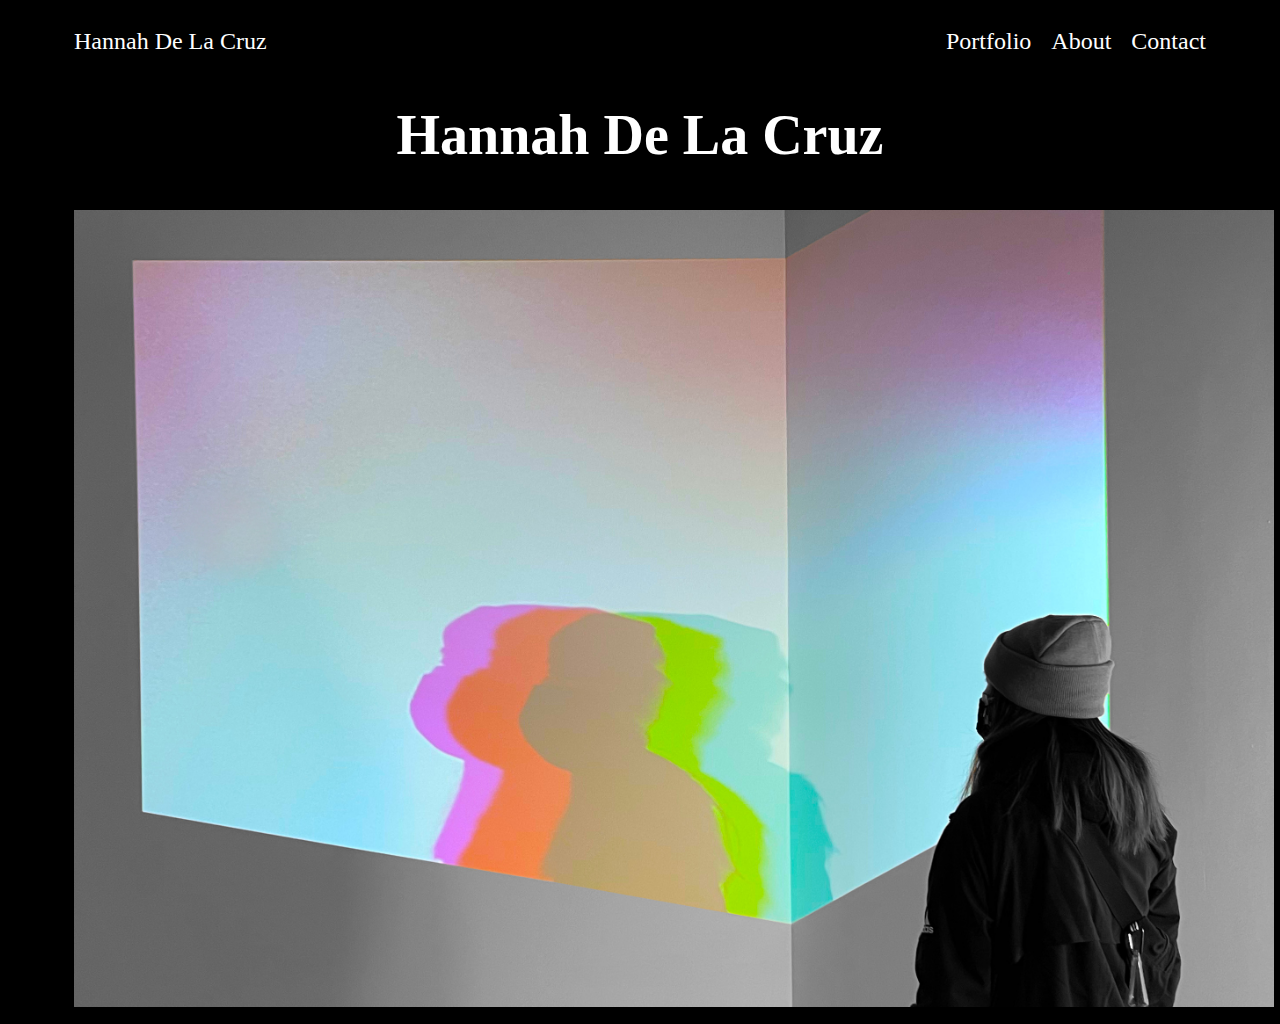
<file: index.html>
<!DOCTYPE html>
<html lang="en">
<head>
    <meta charset="UTF-8">
    <meta http-equiv="X-UA-Compatible" content="IE=edge">
    <meta name="viewport" content="width=device-width, initial-scale=1.0">
    <title>Hannah  De La Cruz's Portfolio</title>
    <link rel="stylesheet" href="styles/simple-grid.css">
    <link rel="stylesheet" href="styles/main.css">
</head>
<body>



    <div class="container">
        <div class="row nav_bar">
            <div class="leftnav">
                <a href="index.html">Hannah De La Cruz</a>
            </div>

            <div class="rightnav">
                <a href="mailto:handelacruz@gmail.com">Contact</a>
            </div>

            <div class="rightnav">
                <a href="aboutme.html">About</a>
            </div>

            <div class="rightnav">
                <a href="portfolio.html">Portfolio</a>
            </div>
    </div>



        <div class="row">
            <div class="col-12">
                <center>
                <h1 id="title_name">Hannah De La Cruz</h1>
                </center>
            </div>
        </div>

<div>
  <center>
    <img src="assets/images/homepage.jpg" class="padding" width="1200" alt="me">
  </center>
</div>



</body>
</html>
</file>
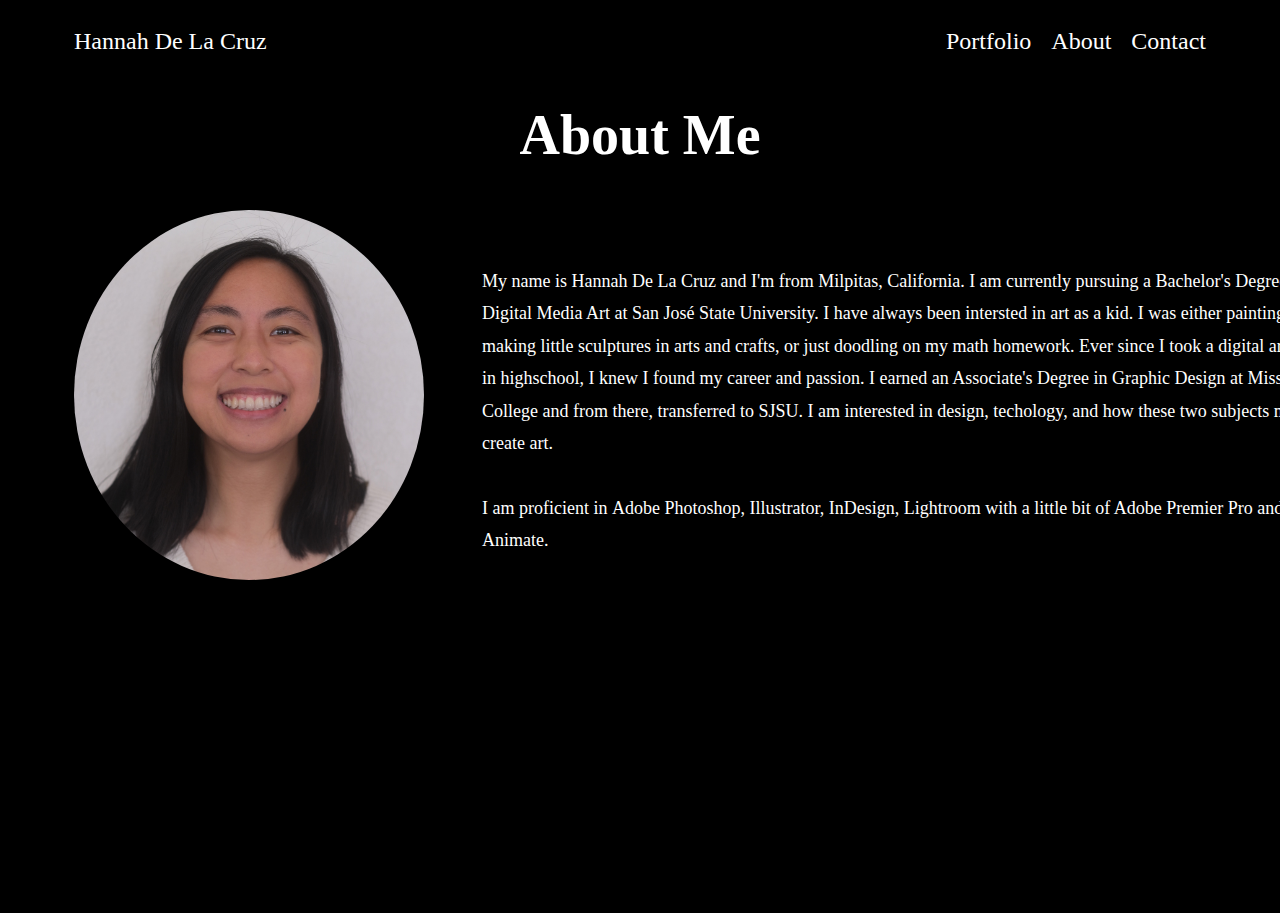
<file: aboutme.html>
<!DOCTYPE html>
<html lang="en">
<head>
    <meta charset="UTF-8">
    <meta http-equiv="X-UA-Compatible" content="IE=edge">
    <meta name="viewport" content="width=device-width, initial-scale=1.0">
    <title>Hannah  De La Cruz</title>
    <link rel="stylesheet" href="styles/simple-grid.css">
    <link rel="stylesheet" href="styles/main.css">
</head>
<body>



  <div class="container">
      <div class="row nav_bar">
          <div class="leftnav">
              <a href="index.html">Hannah De La Cruz</a>
          </div>

          <div class="rightnav">
              <a href="mailto:handelacruz@gmail.com">Contact</a>
          </div>

          <div class="rightnav">
              <a href="aboutme.html">About</a>
          </div>

          <div class="rightnav">
              <a href="portfolio.html">Portfolio</a>
          </div>
        </div>


        <div class="row">
            <div class="col-12">
                <center>
                <h1 id="title_name">About Me</h1>
                </center>
            </div>
        </div>


          <div>
              <img src="assets/images/hannah.jpg" class="padding" id="circle" style="float:left" width="350" alt="me">
          </div>


     <div>
     <p class="aboutmeinfo">
        My name is Hannah De La Cruz and I'm from Milpitas, California. I am currently pursuing a Bachelor's Degree in Digital Media Art
        at San José State University. I have always been intersted in art as a kid. I was either painting, making little sculptures
        in arts and crafts, or just doodling on my math homework. Ever since I took a digital art class in highschool, I knew I found
        my career and passion. I earned an Associate's Degree in Graphic Design at Mission College and from there, transferred to SJSU.
        I am interested in design, techology, and how these two subjects mix to create art.

        <br>
        <br>


        I am proficient in <b>Adobe Photoshop, Illustrator, InDesign, Lightroom with a little bit of Adobe Premier Pro and Animate.
      </b>

     </p>


   </div>




</body>
</html>
</file>
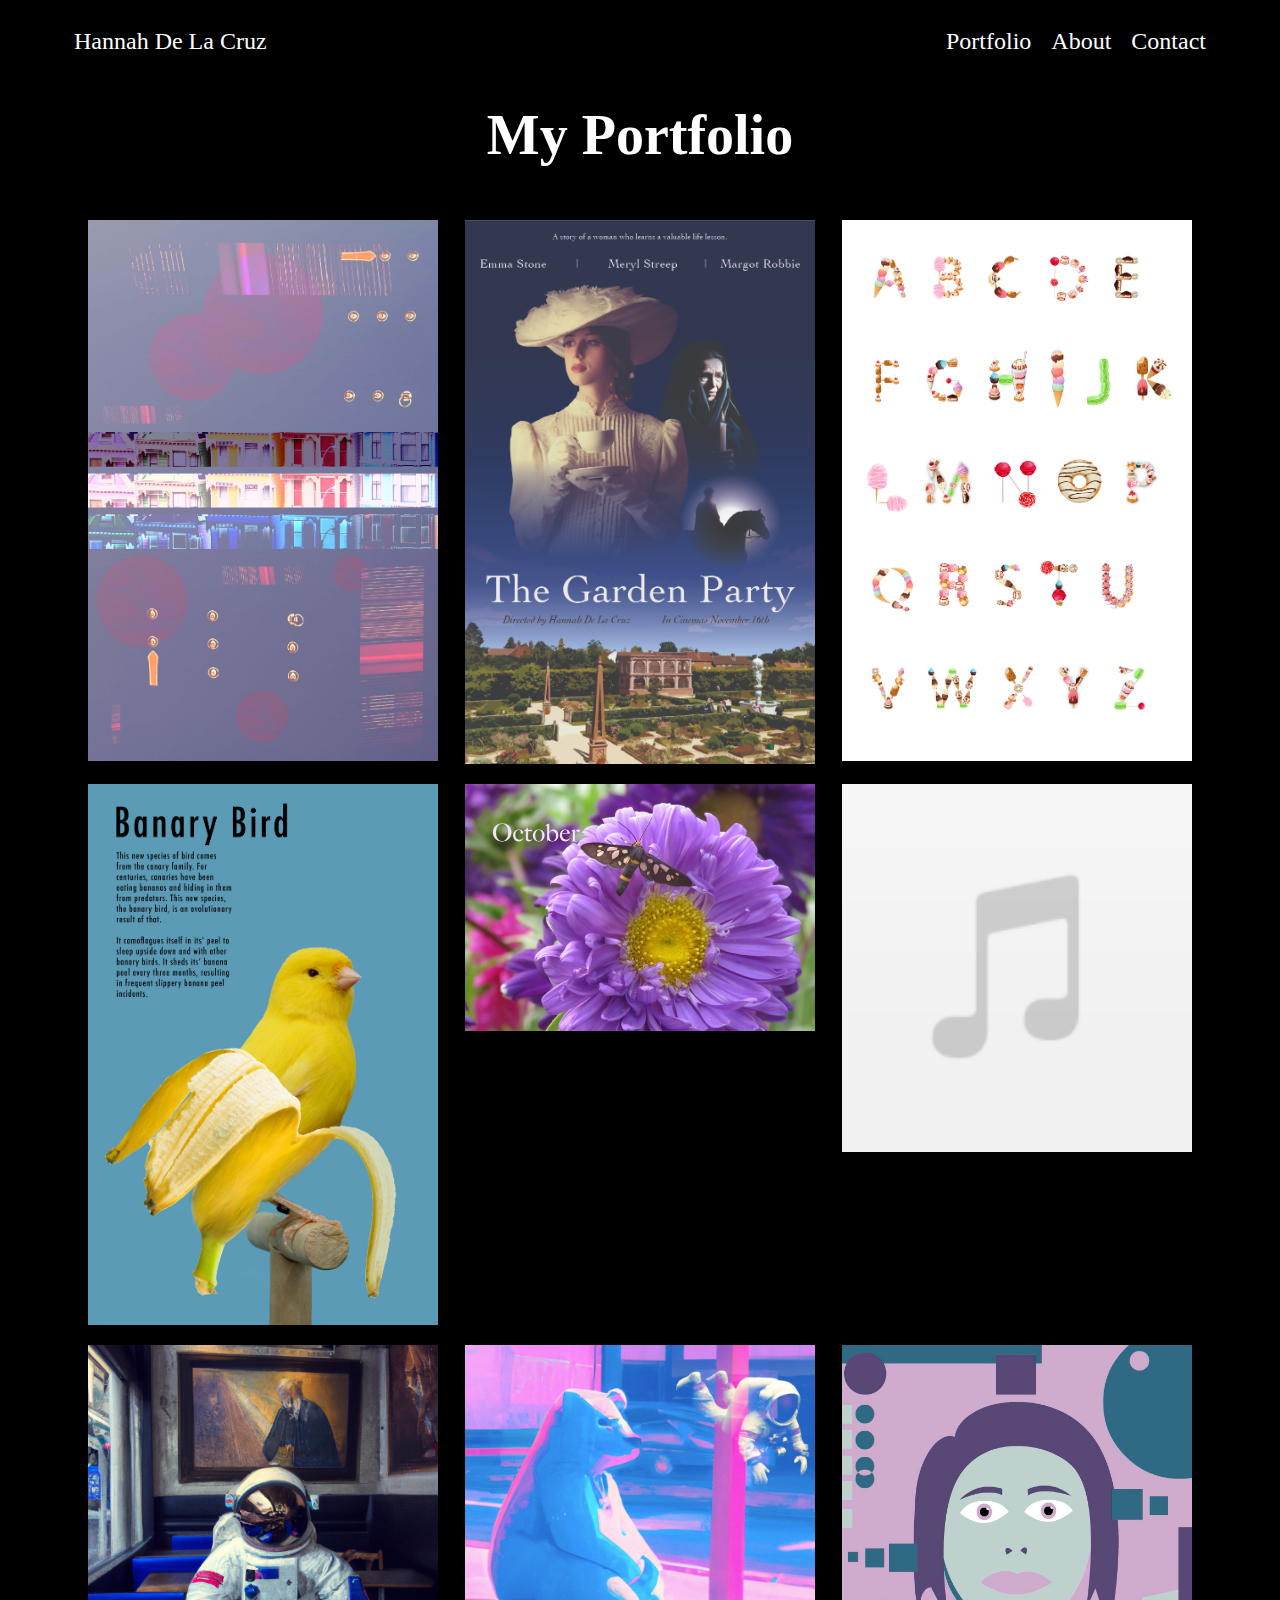
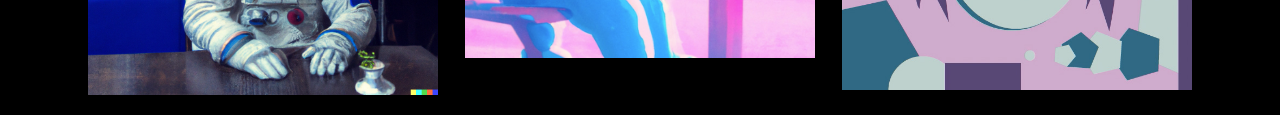
<file: portfolio.html>
<!DOCTYPE html>
<html lang="en">
<head>
    <meta charset="UTF-8">
    <meta http-equiv="X-UA-Compatible" content="IE=edge">
    <meta name="viewport" content="width=device-width, initial-scale=1.0">
    <title>Hannah  De La Cruz</title>
    <link rel="stylesheet" href="styles/simple-grid.css">
    <link rel="stylesheet" href="styles/main.css">
</head>
<body>


  <div class="container">
      <div class="row nav_bar">
          <div class="leftnav">
              <a href="index.html">Hannah De La Cruz</a>
          </div>

          <div class="rightnav">
              <a href="mailto:handelacruz@gmail.com">Contact</a>
          </div>

          <div class="rightnav">
              <a href="aboutme.html">About</a>
          </div>

          <div class="rightnav">
              <a href="portfolio.html">Portfolio</a>
          </div>
        </div>



        <div class="row">
            <div class="col-12">
                <center>
                <h1 id="title_name">My Portfolio</h1>
                </center>
            </div>
        </div>




    <div class="grid-container">

      <div class="grid-item">
        <a href="project1.html">
            <img class="homepage_project_image" width="350px" src="assets/images/project1.jpg"/>
        </a>
      </div>

      <div class="grid-item">
        <a href="project2.html">
        <img class="homepage_project_image" width="350px" src="assets/images/project2.jpg"/>
        </a>
      </div>

      <div class="grid-item">
        <a href="project3.html">
        <img class="homepage_project_image" width="350px" src="assets/images/project3.jpg"/>
        </a>
      </div>

      <div class="grid-item">
        <a href="project4.html">
        <img class="homepage_project_image" width="350px" src="assets/images/project4.jpg"/>
        </a>
      </div>

      <div class="grid-item">
        <a href="project5.html">
        <img class="homepage_project_image" width="350px" src="assets/images/project5.jpg"/>
        </a>
      </div>

      <div class="grid-item">
        <a href="project6.html">
        <img class="homepage_project_image" width="350px" src="assets/images/project6.jpg"/>
        </a>
      </div>

      <div class="grid-item">
        <a href="project7.html">
        <img class="homepage_project_image" width="350px" src="assets/images/project7.png"/>
        </a>
      </div>

      <div class="grid-item">
        <a href="project8.html">
        <img class="homepage_project_image" width="350px" src="assets/images/project8.jpg"/>
        </a>
      </div>

      <div class="grid-item">
        <a href="project9.html">
        <img class="homepage_project_image" width="350px" src="assets/images/project9.jpg"/>
        </a>
      </div>

    </div>







</body>
</html>
</file>
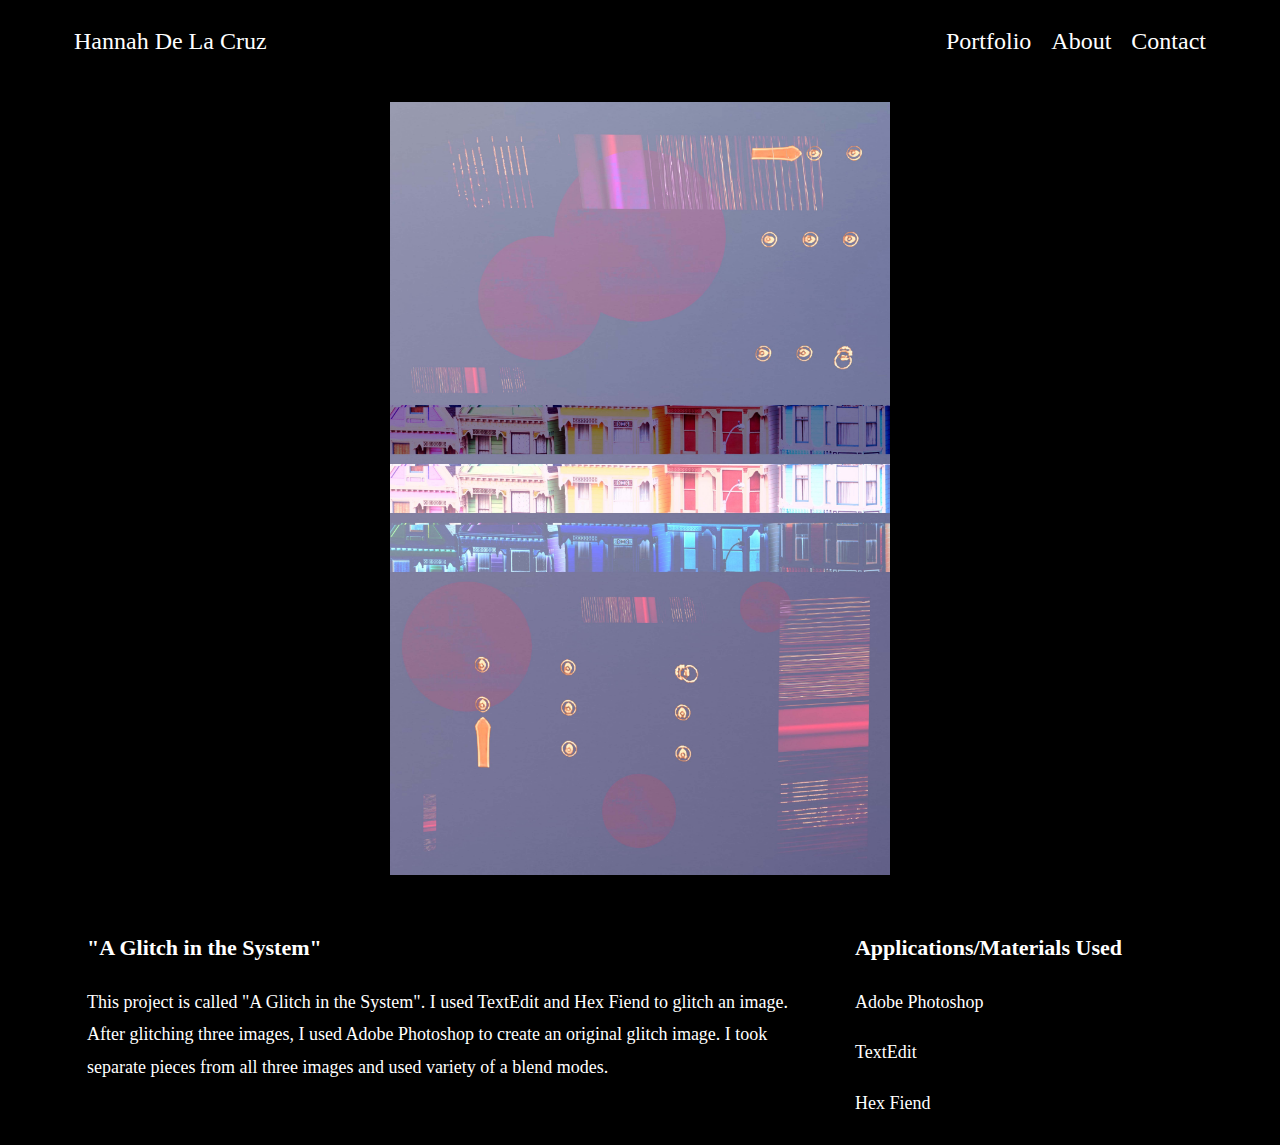
<file: project1.html>
<!DOCTYPE html>
<html lang="en">
<head>
    <meta charset="UTF-8">
    <meta http-equiv="X-UA-Compatible" content="IE=edge">
    <meta name="viewport" content="width=device-width, initial-scale=1.0">
    <title>Hannah  De La Cruz</title>
    <link rel="stylesheet" href="styles/simple-grid.css">
    <link rel="stylesheet" href="styles/main.css">
</head>
<body>



  <div class="container">
      <div class="row nav_bar">
          <div class="leftnav">
              <a href="index.html">Hannah De La Cruz</a>
          </div>

          <div class="rightnav">
              <a href="mailto:handelacruz@gmail.com">Contact</a>
          </div>

          <div class="rightnav">
              <a href="aboutme.html">About</a>
          </div>

          <div class="rightnav">
              <a href="portfolio.html">Portfolio</a>
          </div>
  </div>

<br>

      <div class="row">
          <div class="col-12">
              <center>
              <img class="homepage_project_image" width="500px" src="assets/images/project1.jpg"/>
              </center>
          </div>
      </div>



        <div class="row project_page_description">
          <div class="col-8">
              <h3>"A Glitch in the System"</h3>
              <p>
                This project is called "A Glitch in the System". I used TextEdit and Hex Fiend to glitch an image. After glitching three images,
                I used Adobe Photoshop to create an original glitch image. I took separate pieces from all three images and used variety of a
                blend modes.
              </p>
          </div>

          <div class="col-4">
              <h3>Applications/Materials Used</h3>
                  <p class="project_tools">Adobe Photoshop</p>
                  <p class="project_tools">TextEdit</p>
                  <p class="project_tools">Hex Fiend</p>
          </div>
        </div>
      </div>




</body>
</html>
</file>
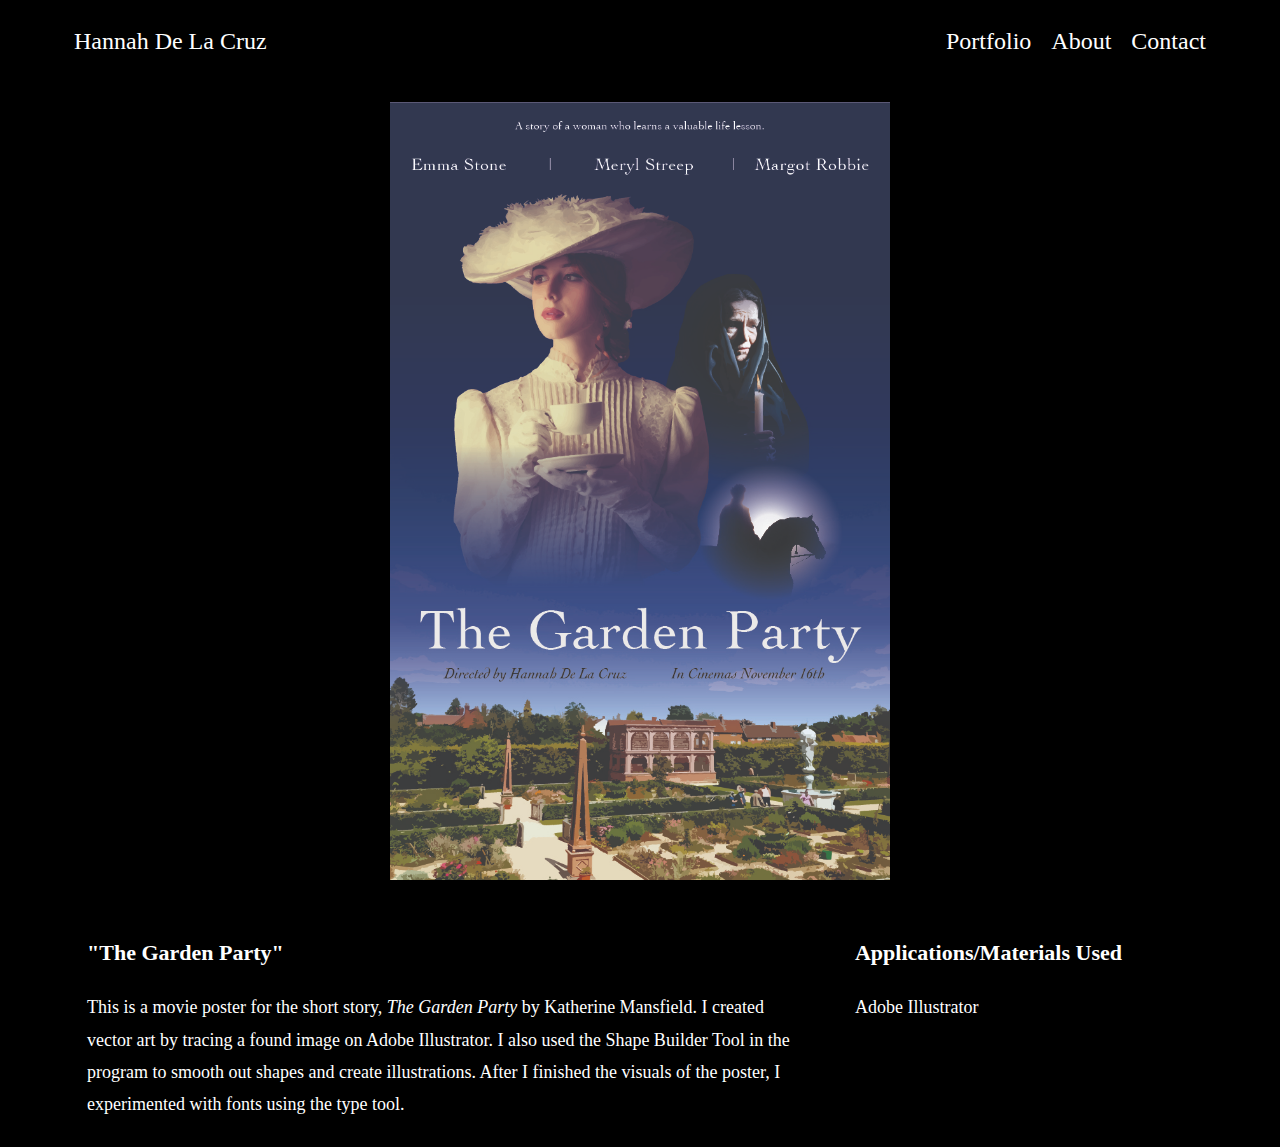
<file: project2.html>
<!DOCTYPE html>
<html lang="en">
<head>
    <meta charset="UTF-8">
    <meta http-equiv="X-UA-Compatible" content="IE=edge">
    <meta name="viewport" content="width=device-width, initial-scale=1.0">
    <title>Hannah  De La Cruz</title>
    <link rel="stylesheet" href="styles/simple-grid.css">
    <link rel="stylesheet" href="styles/main.css">
</head>
<body>



  <div class="container">
      <div class="row nav_bar">
          <div class="leftnav">
              <a href="index.html">Hannah De La Cruz</a>
          </div>

          <div class="rightnav">
              <a href="mailto:handelacruz@gmail.com">Contact</a>
          </div>

          <div class="rightnav">
              <a href="aboutme.html">About</a>
          </div>

          <div class="rightnav">
              <a href="portfolio.html">Portfolio</a>
          </div>
  </div>

<br>

  <div class="row">
      <div class="col-12">
          <center>
          <img class="homepage_project_image" width="500px" src="assets/images/project2.jpg"/>
          </center>
      </div>
  </div>



    <div class="row project_page_description">
      <div class="col-8">
          <h3>"The Garden Party"</h3>
          <p>
            This is a movie poster for the short story, <i>The Garden Party</i> by Katherine Mansfield. I created vector art by tracing a found image on Adobe Illustrator. I also used
            the Shape Builder Tool in the program to smooth out shapes and create illustrations. After I finished the visuals of the poster, I experimented
            with fonts using the type tool.
          </p>
      </div>

      <div class="col-4">
          <h3>Applications/Materials Used</h3>
              <p class="project_tools">Adobe Illustrator</p>

          </div>
        </div>
      </div>




</body>
</html>
</file>
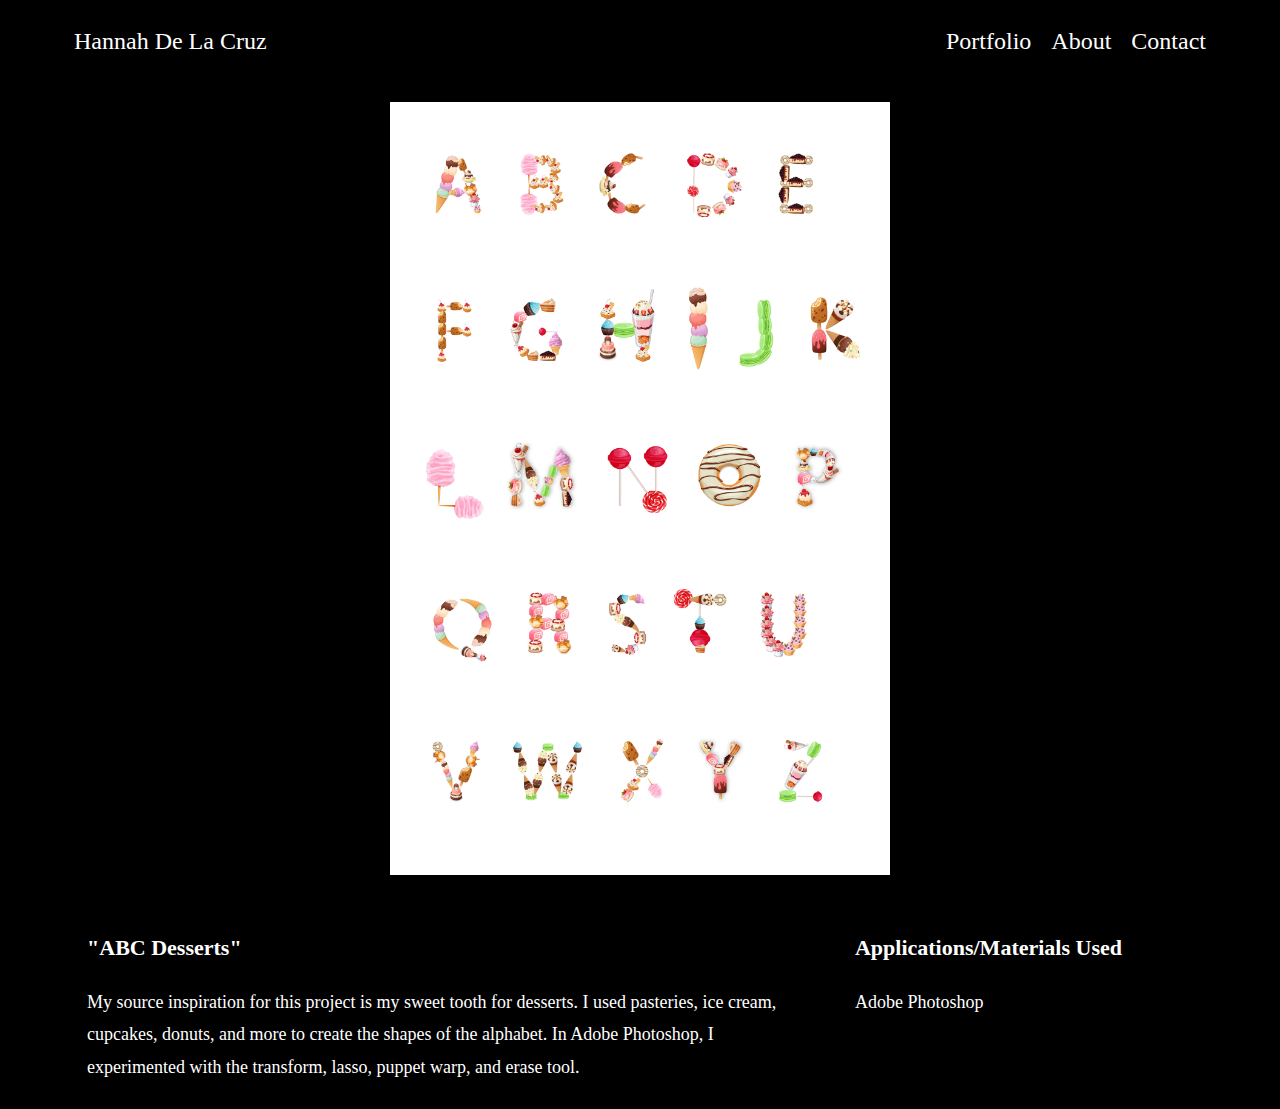
<file: project3.html>
<!DOCTYPE html>
<html lang="en">
<head>
    <meta charset="UTF-8">
    <meta http-equiv="X-UA-Compatible" content="IE=edge">
    <meta name="viewport" content="width=device-width, initial-scale=1.0">
    <title>Hannah  De La Cruz</title>
    <link rel="stylesheet" href="styles/simple-grid.css">
    <link rel="stylesheet" href="styles/main.css">
</head>
<body>



  <div class="container">
      <div class="row nav_bar">
          <div class="leftnav">
              <a href="index.html">Hannah De La Cruz</a>
          </div>

          <div class="rightnav">
              <a href="mailto:handelacruz@gmail.com">Contact</a>
          </div>

          <div class="rightnav">
              <a href="aboutme.html">About</a>
          </div>

          <div class="rightnav">
              <a href="portfolio.html">Portfolio</a>
          </div>
  </div>

<br>

  <div class="row">
      <div class="col-12">
          <center>
          <img class="homepage_project_image" width="500px" src="assets/images/project3.jpg"/>
          </center>
      </div>
  </div>



    <div class="row project_page_description">
      <div class="col-8">
          <h3>"ABC Desserts"</h3>
          <p>
            My source inspiration for this project is my sweet tooth for desserts. I used pasteries, ice cream,
            cupcakes, donuts, and more to create the shapes of the alphabet. In Adobe Photoshop, I experimented with the transform,
            lasso, puppet warp, and erase tool.
          </p>
      </div>

      <div class="col-4">
          <h3>Applications/Materials Used</h3>
              <p class="project_tools">Adobe Photoshop</p>


          </div>
        </div>
      </div>




</body>
</html>
</file>
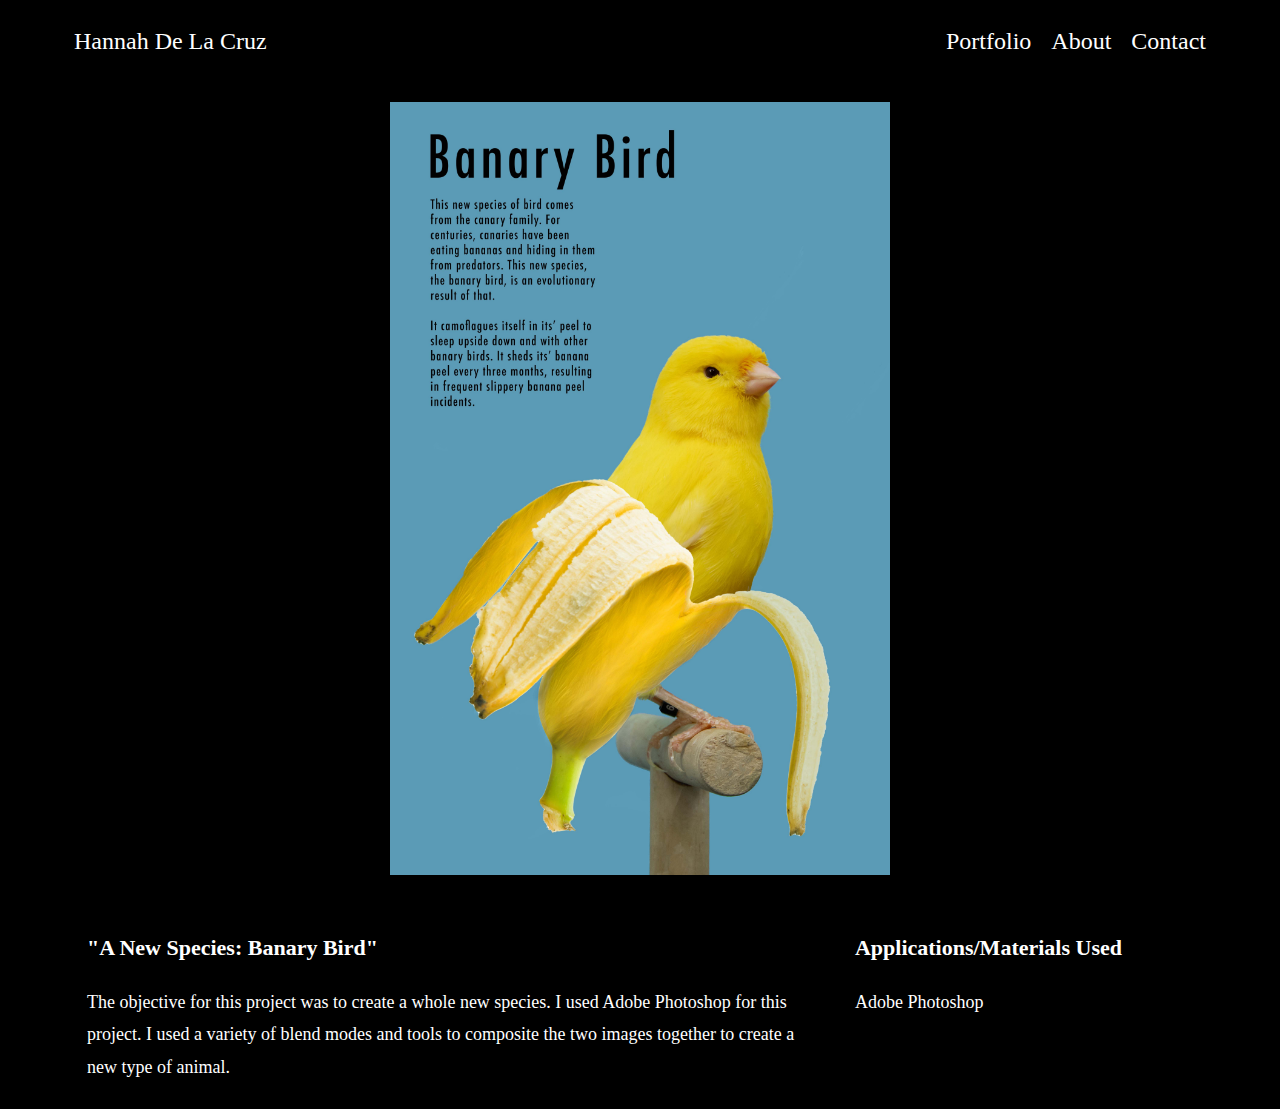
<file: project4.html>
<!DOCTYPE html>
<html lang="en">
<head>
    <meta charset="UTF-8">
    <meta http-equiv="X-UA-Compatible" content="IE=edge">
    <meta name="viewport" content="width=device-width, initial-scale=1.0">
    <title>Hannah  De La Cruz</title>
    <link rel="stylesheet" href="styles/simple-grid.css">
    <link rel="stylesheet" href="styles/main.css">
</head>
<body>



  <div class="container">
      <div class="row nav_bar">
          <div class="leftnav">
              <a href="index.html">Hannah De La Cruz</a>
          </div>

          <div class="rightnav">
              <a href="mailto:handelacruz@gmail.com">Contact</a>
          </div>

          <div class="rightnav">
              <a href="aboutme.html">About</a>
          </div>

          <div class="rightnav">
              <a href="portfolio.html">Portfolio</a>
          </div>
  </div>

<br>

  <div class="row">
      <div class="col-12">
          <center>
          <img class="homepage_project_image" width="500px" src="assets/images/project4.jpg"/>
          </center>
      </div>
  </div>



    <div class="row project_page_description">
      <div class="col-8">
          <h3>"A New Species: Banary Bird"</h3>
          <p>
            The objective for this project was to create a whole new species. I used Adobe Photoshop for this project. I used
            a variety of blend modes and tools to composite the two images together to create a new type of animal.
          </p>
      </div>

      <div class="col-4">
          <h3>Applications/Materials Used</h3>
              <p class="project_tools">Adobe Photoshop</p>


          </div>
        </div>
      </div>




</body>
</html>
</file>
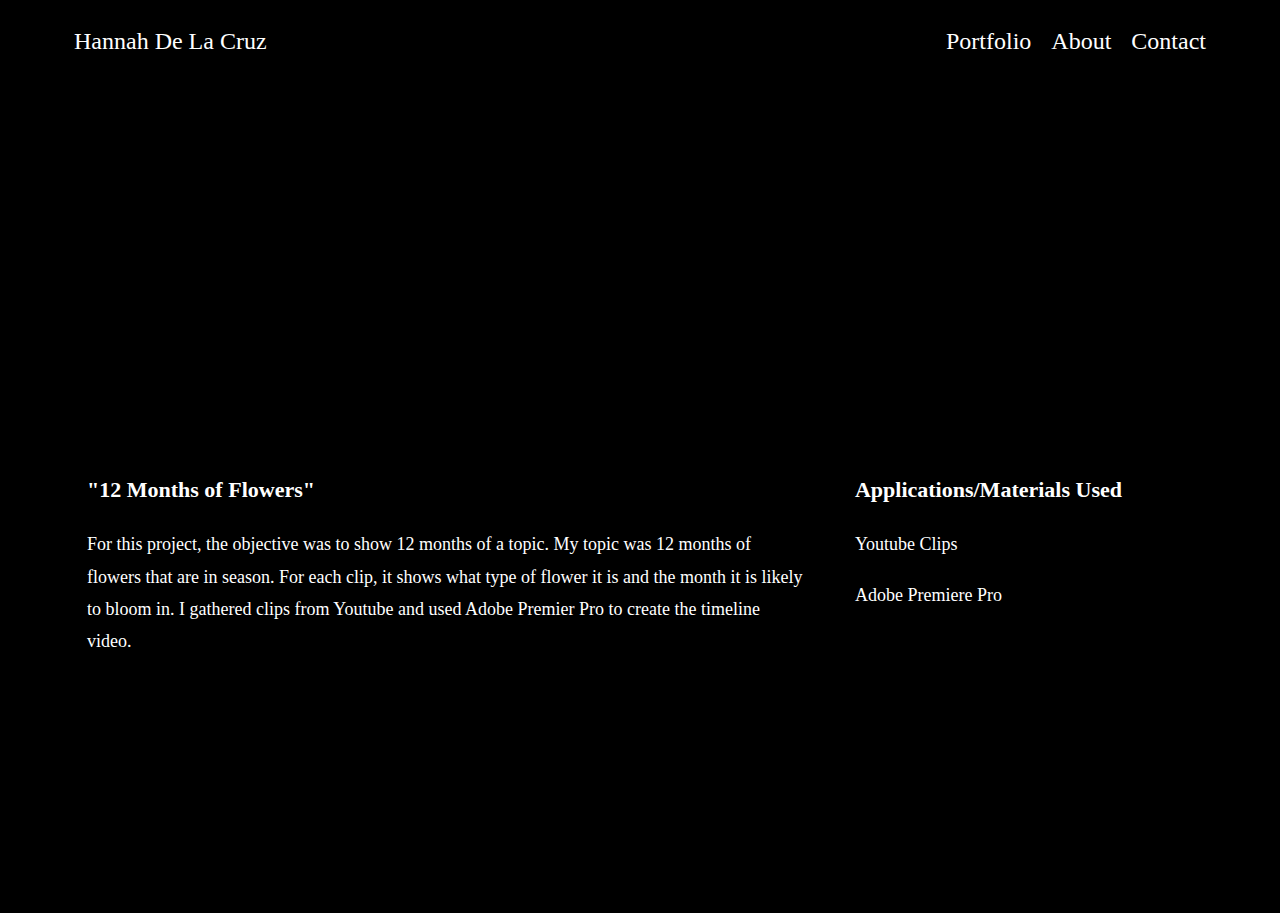
<file: project5.html>
<!DOCTYPE html>
<html lang="en">
<head>
    <meta charset="UTF-8">
    <meta http-equiv="X-UA-Compatible" content="IE=edge">
    <meta name="viewport" content="width=device-width, initial-scale=1.0">
    <title>Hannah  De La Cruz</title>
    <link rel="stylesheet" href="styles/simple-grid.css">
    <link rel="stylesheet" href="styles/main.css">
</head>
<body>



  <div class="container">
      <div class="row nav_bar">
          <div class="leftnav">
              <a href="index.html">Hannah De La Cruz</a>
          </div>

          <div class="rightnav">
              <a href="mailto:handelacruz@gmail.com">Contact</a>
          </div>

          <div class="rightnav">
              <a href="aboutme.html">About</a>
          </div>

          <div class="rightnav">
              <a href="portfolio.html">Portfolio</a>
          </div>
  </div>

<br>

<div class="row">
    <div class="col-12">
        <center>
      <iframe width="560" height="315" src="https://www.youtube.com/embed/f-5Af6d7T8c"
      title="YouTube video player" frameborder="0" allow="accelerometer; autoplay; clipboard-write; encrypted-media; gyroscope; picture-in-picture" allowfullscreen>
      </iframe>
        </center>
    </div>
</div>



  <div class="row project_page_description">
    <div class="col-8">
        <h3>"12 Months of Flowers"</h3>
        <p>
        For this project, the objective was to show 12 months of a topic. My topic was 12 months of flowers that
        are in season. For each clip, it shows what type of flower it is and the month it is likely to bloom in.
        I gathered clips from Youtube and used Adobe Premier Pro to create the timeline video.
        </p>
    </div>

    <div class="col-4">
        <h3>Applications/Materials Used</h3>
            <p class="project_tools">Youtube Clips</p>
            <p class="project_tools">Adobe Premiere Pro</p>


          </div>
        </div>
      </div>




</body>
</html>
</file>
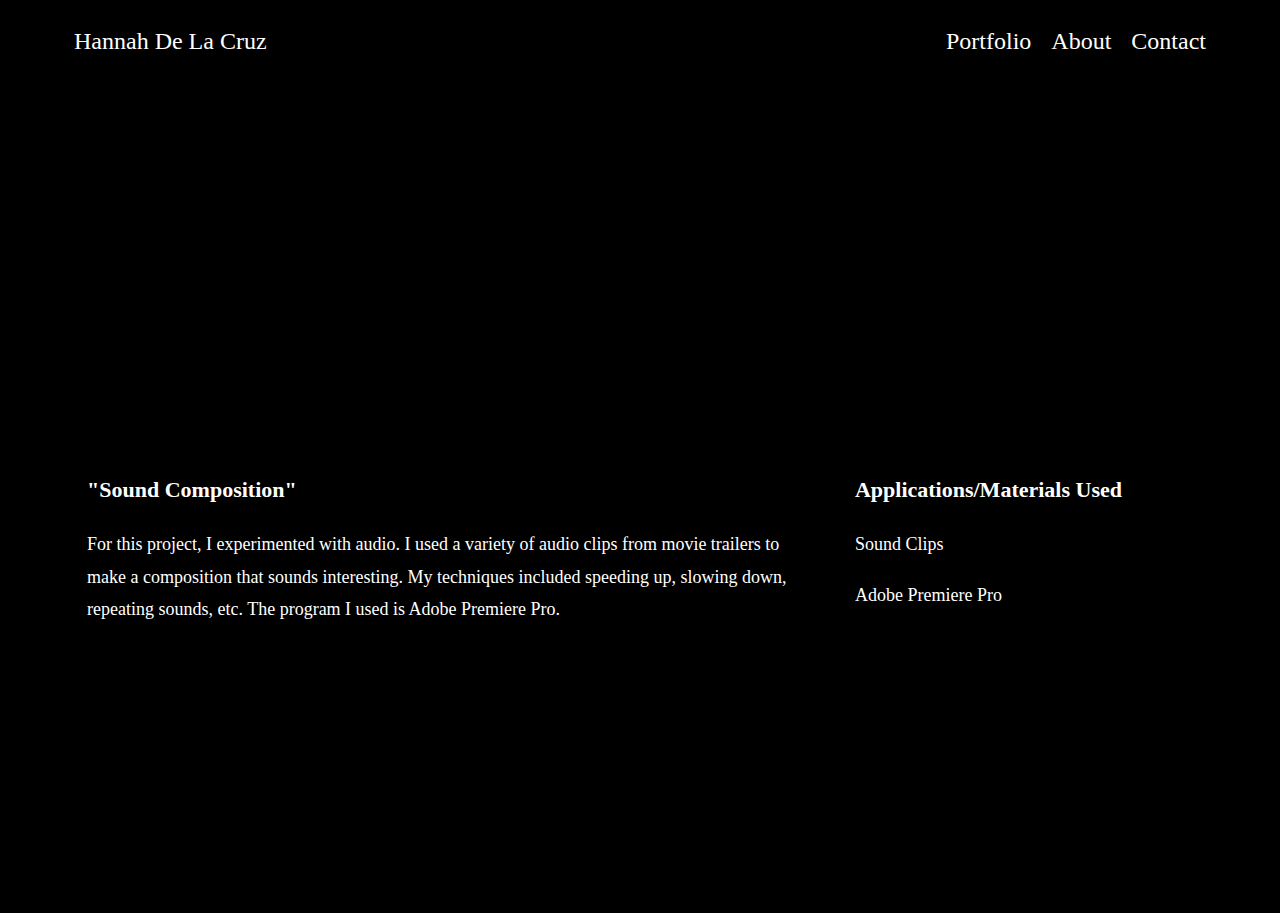
<file: project6.html>
<!DOCTYPE html>
<html lang="en">
<head>
    <meta charset="UTF-8">
    <meta http-equiv="X-UA-Compatible" content="IE=edge">
    <meta name="viewport" content="width=device-width, initial-scale=1.0">
    <title>Hannah  De La Cruz</title>
    <link rel="stylesheet" href="styles/simple-grid.css">
    <link rel="stylesheet" href="styles/main.css">
</head>
<body>



  <div class="container">
      <div class="row nav_bar">
          <div class="leftnav">
              <a href="index.html">Hannah De La Cruz</a>
          </div>

          <div class="rightnav">
              <a href="mailto:handelacruz@gmail.com">Contact</a>
          </div>

          <div class="rightnav">
              <a href="aboutme.html">About</a>
          </div>

          <div class="rightnav">
              <a href="portfolio.html">Portfolio</a>
          </div>
  </div>

<br>

<div class="row">
    <div class="col-12">
        <center>
    <iframe width="560" height="315" src="https://www.youtube.com/embed/lGRSfByZskM" title="YouTube video player" frameborder="0" allow="accelerometer; autoplay; clipboard-write; encrypted-media; gyroscope; picture-in-picture" allowfullscreen>
    </iframe>
        </center>
    </div>
</div>



  <div class="row project_page_description">
    <div class="col-8">
        <h3>"Sound Composition"</h3>
        <p>
          For this project, I experimented with audio. I used a variety of audio clips from movie trailers
          to make a composition that sounds interesting. My techniques included speeding up, slowing down, repeating
          sounds, etc. The program I used is Adobe Premiere Pro.
        </p>
    </div>

    <div class="col-4">
        <h3>Applications/Materials Used</h3>
            <p class="project_tools">Sound Clips</p>
            <p class="project_tools">Adobe Premiere Pro</p>



          </div>
        </div>
      </div>




</body>
</html>
</file>
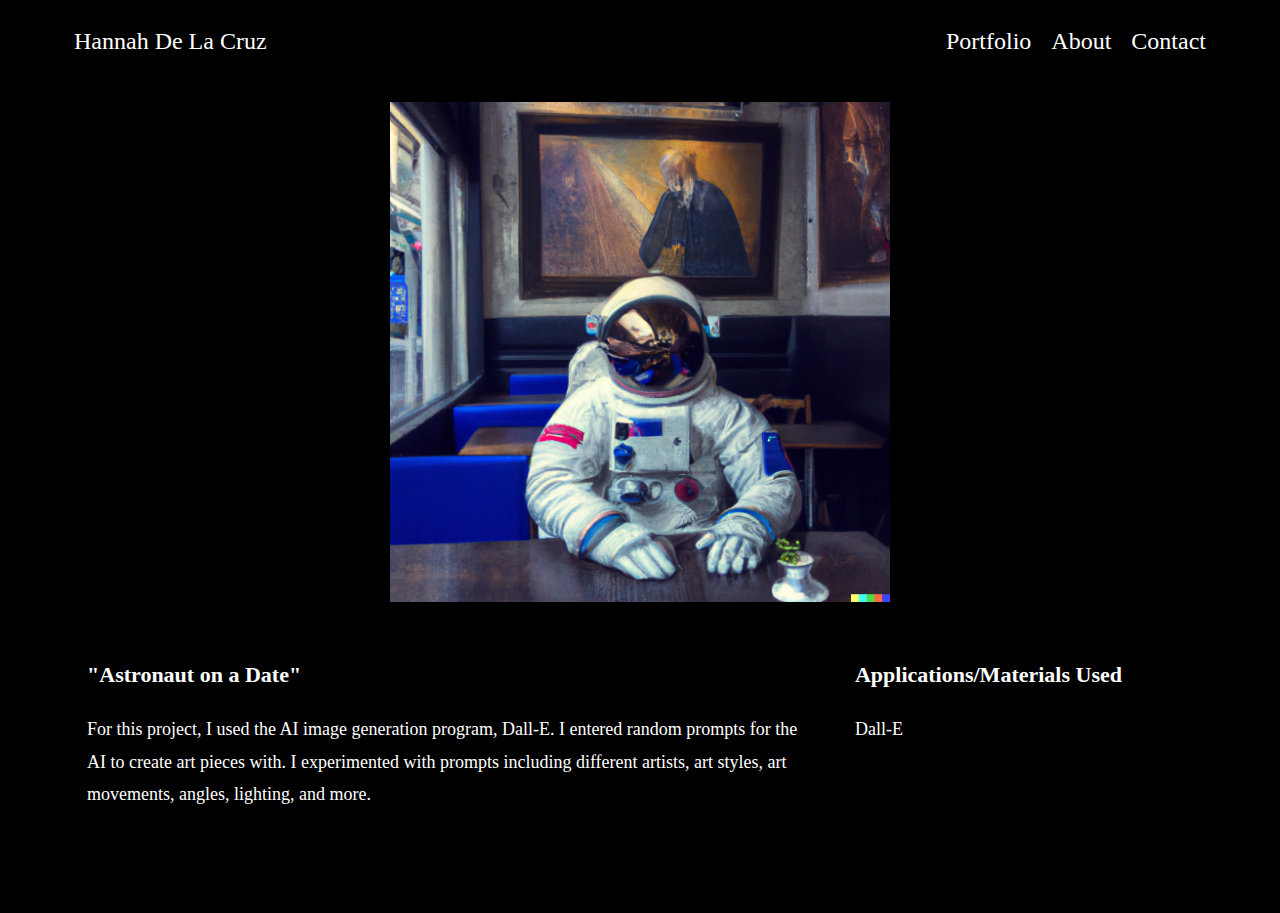
<file: project7.html>
<!DOCTYPE html>
<html lang="en">
<head>
    <meta charset="UTF-8">
    <meta http-equiv="X-UA-Compatible" content="IE=edge">
    <meta name="viewport" content="width=device-width, initial-scale=1.0">
    <title>Hannah  De La Cruz</title>
    <link rel="stylesheet" href="styles/simple-grid.css">
    <link rel="stylesheet" href="styles/main.css">
</head>
<body>



  <div class="container">
      <div class="row nav_bar">
          <div class="leftnav">
              <a href="index.html">Hannah De La Cruz</a>
          </div>

          <div class="rightnav">
              <a href="mailto:handelacruz@gmail.com">Contact</a>
          </div>

          <div class="rightnav">
              <a href="aboutme.html">About</a>
          </div>

          <div class="rightnav">
              <a href="portfolio.html">Portfolio</a>
          </div>
  </div>

<br>

  <div class="row">
      <div class="col-12">
          <center>
          <img class="homepage_project_image" width="500px" src="assets/images/project7.png"/>
          </center>
      </div>
  </div>



    <div class="row project_page_description">
      <div class="col-8">
          <h3>"Astronaut on a Date"</h3>
          <p>
            For this project, I used the AI image generation program, Dall-E. I entered random prompts for the AI
            to create art pieces with. I experimented with prompts including different artists, art styles, art movements,
            angles, lighting, and more.
          </p>
      </div>

      <div class="col-4">
          <h3>Applications/Materials Used</h3>
              <p class="project_tools">Dall-E</p>



          </div>
        </div>
      </div>




</body>
</html>
</file>
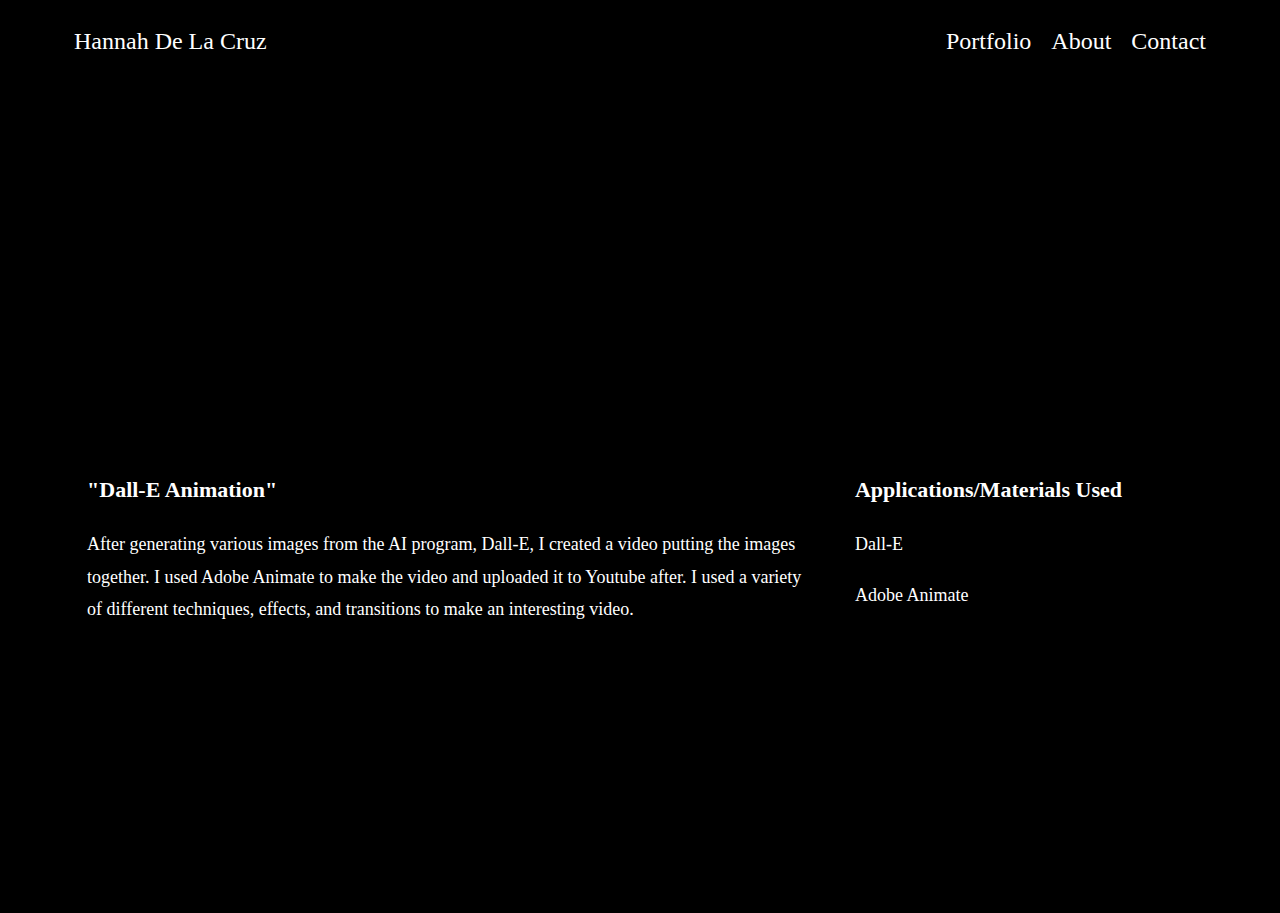
<file: project8.html>
<!DOCTYPE html>
<html lang="en">
<head>
    <meta charset="UTF-8">
    <meta http-equiv="X-UA-Compatible" content="IE=edge">
    <meta name="viewport" content="width=device-width, initial-scale=1.0">
    <title>Hannah  De La Cruz</title>
    <link rel="stylesheet" href="styles/simple-grid.css">
    <link rel="stylesheet" href="styles/main.css">
</head>
<body>



  <div class="container">
      <div class="row nav_bar">
          <div class="leftnav">
              <a href="index.html">Hannah De La Cruz</a>
          </div>

          <div class="rightnav">
              <a href="mailto:handelacruz@gmail.com">Contact</a>
          </div>

          <div class="rightnav">
              <a href="aboutme.html">About</a>
          </div>

          <div class="rightnav">
              <a href="portfolio.html">Portfolio</a>
          </div>
  </div>

<br>



<div class="row">
    <div class="col-12">
        <center>
  <iframe width="560" height="315" src="https://www.youtube.com/embed/5cmLymwta2E" title="YouTube video player" frameborder="0" allow="accelerometer; autoplay; clipboard-write; encrypted-media; gyroscope; picture-in-picture" allowfullscreen>
  </iframe>
        </center>
    </div>
</div>



  <div class="row project_page_description">
    <div class="col-8">
        <h3>"Dall-E Animation"</h3>
        <p>
          After generating various images from the AI program, Dall-E, I created a video putting the images together.
          I used Adobe Animate to make the video and uploaded it to Youtube after. I used a variety of different techniques,
          effects, and transitions to make an interesting video.
        </p>
    </div>

    <div class="col-4">
        <h3>Applications/Materials Used</h3>
            <p class="project_tools">Dall-E</p>
            <p class="project_tools">Adobe Animate</p>



          </div>
        </div>

      </div>




</body>
</html>
</file>
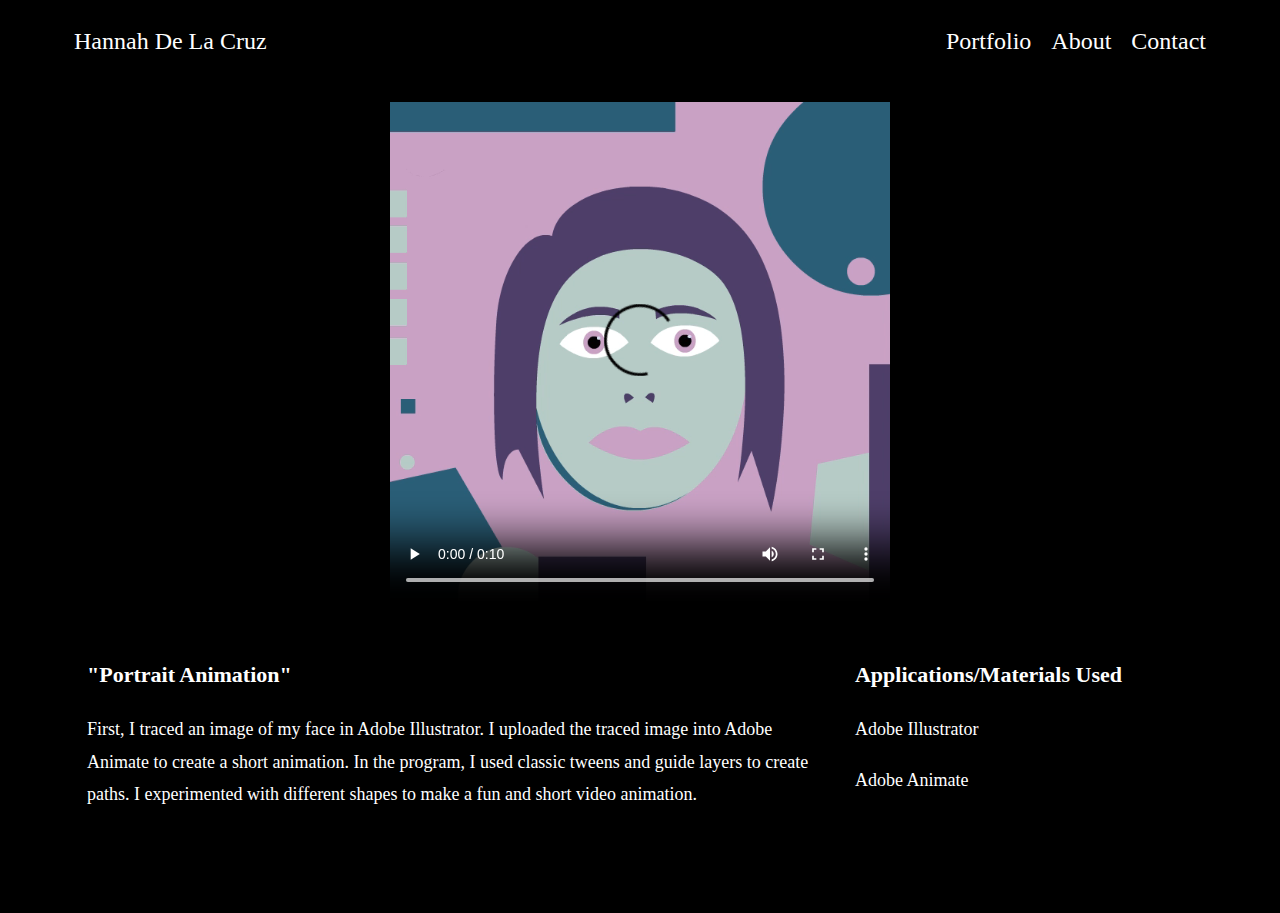
<file: project9.html>
<!DOCTYPE html>
<html lang="en">
<head>
    <meta charset="UTF-8">
    <meta http-equiv="X-UA-Compatible" content="IE=edge">
    <meta name="viewport" content="width=device-width, initial-scale=1.0">
    <title>Hannah  De La Cruz</title>
    <link rel="stylesheet" href="styles/simple-grid.css">
    <link rel="stylesheet" href="styles/main.css">
</head>
<body>



  <div class="container">
      <div class="row nav_bar">
          <div class="leftnav">
              <a href="index.html">Hannah De La Cruz</a>
          </div>

          <div class="rightnav">
              <a href="mailto:handelacruz@gmail.com">Contact</a>
          </div>

          <div class="rightnav">
              <a href="aboutme.html">About</a>
          </div>

          <div class="rightnav">
              <a href="portfolio.html">Portfolio</a>
          </div>
  </div>

<br>

<div class="row">
    <div class="col-12">
        <center>
          <video width="500" height="500" controls>
            <source src="assets/images/project9.mp4" type="video/mp4"/>
          </video>
        </center>
    </div>
</div>



  <div class="row project_page_description">
    <div class="col-8">
        <h3>"Portrait Animation"</h3>
        <p>
        First, I traced an image of my face in Adobe Illustrator. I uploaded the traced image into Adobe Animate
        to create a short animation. In the program, I used classic tweens and guide layers to create paths. I
        experimented with different shapes to make a fun and short video animation.
        </p>
    </div>

    <div class="col-4">
        <h3>Applications/Materials Used</h3>
            <p class="project_tools">Adobe Illustrator</p>
            <p class="project_tools">Adobe Animate</p>



          </div>
        </div>

      </div>




</body>
</html>
</file>
<file: styles/simple-grid.css>
/**
*** SIMPLE GRID
*** (C) ZACH COLE 2016
**/

@import url(https://fonts.googleapis.com/css?family=Lato:400,300,300italic,400italic,700,700italic);

/* UNIVERSAL */

html,
body {
  height: 100%;
  width: 100%;
  margin: 0;
  padding: 0;
  left: 0;
  top: 0;
  font-size: 100%;
}

/* ROOT FONT STYLES */

* {
  font-family: 'Lato', Helvetica, sans-serif;
  color: #333447;
  line-height: 1.5;
}

/* TYPOGRAPHY */

h1 {
  font-size: 2.5rem;
}

h2 {
  font-size: 2rem;
}

h3 {
  font-size: 1.375rem;
}

h4 {
  font-size: 1.125rem;
}

h5 {
  font-size: 1rem;
}

h6 {
  font-size: 0.875rem;
}

p {
  font-size: 1.125rem;
  font-weight: 200;
  line-height: 1.8;
}

.font-light {
  font-weight: 300;
}

.font-regular {
  font-weight: 400;
}

.font-heavy {
  font-weight: 700;
}

/* POSITIONING */

.left {
  text-align: left;
}

.right {
  text-align: right;
}

.center {
  text-align: center;
  margin-left: auto;
  margin-right: auto;
}

.justify {
  text-align: justify;
}

/* ==== GRID SYSTEM ==== */

.container {
  width: 90%;
  margin-left: auto;
  margin-right: auto;
}

.row {
  position: relative;
  width: 100%;
}

.row [class^="col"] {
  float: left;
  margin: 0.5rem 2%;
  min-height: 0.125rem;
}

/* .col-1,
.col-2,
.col-3,
.col-4,
.col-5,
.col-6,
.col-7,
.col-8,
.col-9,
.col-10,
.col-11,
.col-12 {
  width: 50%;
} */

.col-1-sm {
  width: 4.33%;
}

.col-2-sm {
  width: 12.66%;
}

.col-3-sm {
  width: 21%;
}

.col-4-sm {
  width: 29.33%;
}

.col-5-sm {
  width: 37.66%;
}

.col-6-sm {
  width: 46%;
}

.col-7-sm {
  width: 54.33%;
}

.col-8-sm {
  width: 62.66%;
}

.col-9-sm {
  width: 71%;
}

.col-10-sm {
  width: 79.33%;
}

.col-11-sm {
  width: 87.66%;
}

.col-12-sm {
  width: 96%;
}

.row::after {
	content: "";
	display: table;
	clear: both;
}

.hidden-sm {
  display: none;
}

@media only screen and (min-width: 33.75em) {  /* 540px */
  .container {
    width: 80%;
  }
}

@media only screen and (min-width: 45em) {  /* 720px */
  .col-1 {
    width: 4.33%;
  }

  .col-2 {
    width: 12.66%;
  }

  /* .col-3 {
    width: 21%;
  } */

  .col-4 {
    width: 29.33%;
  }

  .col-5 {
    width: 37.66%;
  }

  .col-6 {
    width: 46%;
  }

  .col-7 {
    width: 54.33%;
  }

  .col-8 {
    width: 62.66%;
  }

  .col-9 {
    width: 71%;
  }

  .col-10 {
    width: 79.33%;
  }

  .col-11 {
    width: 87.66%;
  }

  .col-12 {
    width: 96%;
  }

  .hidden-sm {
    display: block;
  }
}

@media only screen and (min-width: 60em) { /* 960px */
  .container {
    width: 90%;
    margin-top: 1%;
    /* max-width: 60rem; */
  }
}

.container {
  margin-top: 1%;
}
</file>
<file: styles/main.css>
.nav_bar {
    border-bottom: 1px solid black;
}

.nav_bar a {
    font-size: 24px;
    text-decoration: none;
}

#title_name {
    font-size: 3.5rem;
    margin:15px;
}

.homepage_project_image {
    max-width: 600px;
}
.project_card_name  {
    text-align: center;
}

.project_card_about {
    text-align: center;
}

.project_page_description {
    margin-top: 1%;
}

.padding {
padding: 10px 10px 10px 10px;
}

#circle {
  border-radius: 50%;
}

.aboutmeinfo {
  position: absolute;
width: 858px;
height: 180px;
left: 482px;
top: 247px;
}

.grid-container {
  display: grid;
  grid-template-columns: auto auto auto;
  background-color: #00000;
  padding: 10px;
}
.grid-item {
  background-color: rgba(245, 40, 145, .8.);
  border: 0px solid rgba(245, 244, 145, .8.);
  padding: 10px;
  font-size: 0px;
  text-align: center;
}

.rightnav {
  float: right;
  padding: 10px;
}

.leftnav {
  float:left;
  padding:10px;
}

* {
  font-family: Futura, serif;
  color: white;
  line-height: 1.5;
  background-color:black;
}
</file>
